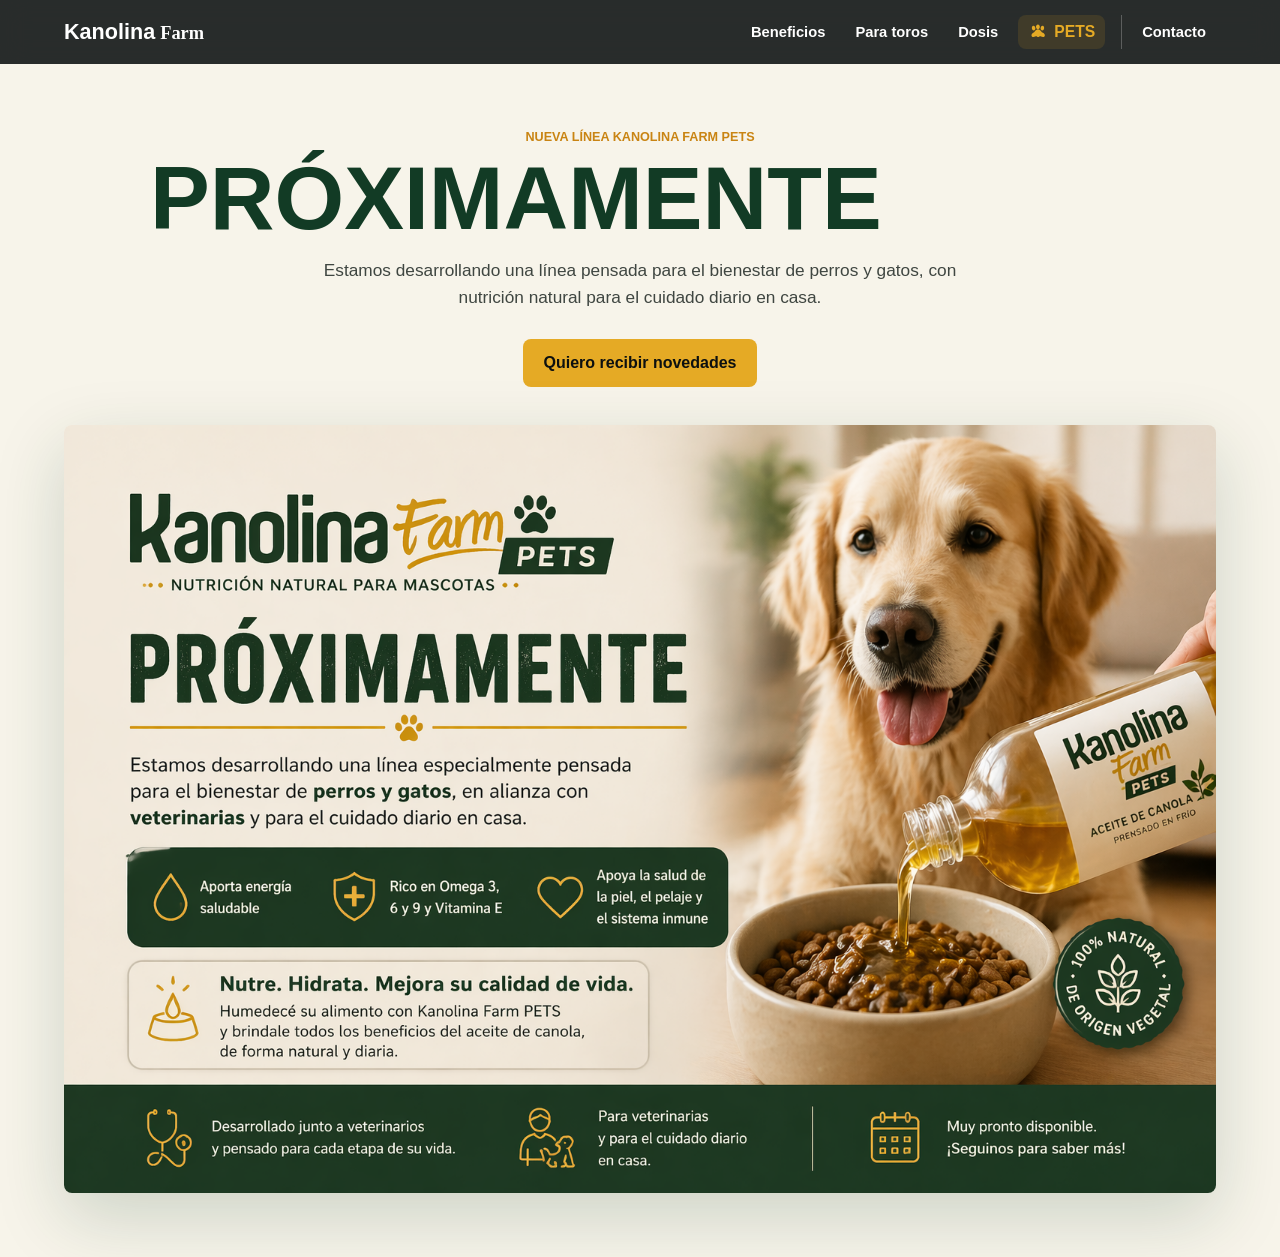
<file: pets.html>
<!DOCTYPE html>
<html lang="es">
  <head>
    <meta charset="UTF-8" />
    <meta name="viewport" content="width=device-width, initial-scale=1.0" />
    <title>Kanolina Farm PETS | Próximamente</title>
    <link rel="stylesheet" href="styles.css" />
  </head>
  <body class="pets-page">
    <header class="site-header">
      <a class="brand" href="index.html#inicio" aria-label="Kanolina Farm inicio">
        <span>Kanolina</span>
        <strong>Farm</strong>
      </a>

      <button class="menu-toggle" type="button" aria-expanded="false" aria-controls="primary-nav">
        Menú
      </button>

      <nav class="primary-nav" id="primary-nav" aria-label="Navegación principal">
        <a href="index.html#beneficios">Beneficios</a>
        <a href="index.html#toros">Para toros</a>
        <a href="index.html#dosis">Dosis</a>
        <a class="nav-pets is-current" href="pets.html" aria-current="page">
          <span class="nav-paw" aria-hidden="true">
            <svg viewBox="0 0 24 24" focusable="false">
              <path d="M7.2 10.1c1.2-.2 1.9-1.6 1.6-3.1S7.5 4.4 6.3 4.6 4.4 6.2 4.7 7.7s1.3 2.6 2.5 2.4Zm9.6 0c1.2.2 2.2-.9 2.5-2.4s-.4-2.9-1.6-3.1-2.2.9-2.5 2.4.4 2.9 1.6 3.1ZM11.9 8.7c1.3 0 2.3-1.3 2.3-2.9S13.2 3 11.9 3 9.6 4.3 9.6 5.8s1 2.9 2.3 2.9Zm-5.4 4.1c-1.5.7-2.5 2-2.3 3.3.2 1.1 1.1 1.9 2.3 1.9.7 0 1.4-.2 2.2-.5.9-.4 1.4-.4 2.3.1.7.4 1.7.4 2.4 0 .9-.5 1.4-.5 2.3-.1.8.3 1.5.5 2.2.5 1.2 0 2.1-.8 2.3-1.9.2-1.3-.8-2.6-2.3-3.3-.9-.4-1.6-1-2.2-1.8-.9-1.2-2.1-1.9-3.7-1.9s-2.8.7-3.7 1.9c-.6.8-1.3 1.4-2.2 1.8Z"/>
            </svg>
          </span>
          PETS
        </a>
        <a class="nav-contact" href="index.html#contacto">Contacto</a>
      </nav>
    </header>

    <main class="pets-coming">
      <section class="pets-hero" aria-labelledby="pets-title">
        <div class="pets-hero-copy">
          <p class="eyebrow">Nueva línea Kanolina Farm PETS</p>
          <h1 id="pets-title">Próximamente</h1>
          <p>
            Estamos desarrollando una línea pensada para el bienestar de perros y gatos,
            con nutrición natural para el cuidado diario en casa.
          </p>
          <a class="button primary" href="index.html#contacto">Quiero recibir novedades</a>
        </div>

        <figure class="pets-preview">
          <img src="assets/kanolina-farm-pets.png" alt="Kanolina Farm PETS próximamente para perros y gatos" />
        </figure>
      </section>
    </main>

    <script src="script.js"></script>
  </body>
</html>
</file>
<file: styles.css>
:root {
  --ink: #0c1010;
  --coal: #18211f;
  --forest: #08766c;
  --teal: #075d55;
  --mint: #d9eee8;
  --leaf: #8aa70d;
  --gold: #c98413;
  --sun: #e5aa25;
  --paper: #eef3ee;
  --white: #ffffff;
  --muted: #5f6b67;
  --line: rgba(12, 16, 16, 0.14);
  --shadow: 0 22px 60px rgba(12, 16, 16, 0.2);
  --proof-strip-height: 92px;
  --header-height: 64px;
}

* {
  box-sizing: border-box;
}

html {
  scroll-behavior: smooth;
  width: 100%;
  max-width: 100%;
  overflow-x: hidden;
}

section[id] {
  scroll-margin-top: 76px;
}

body {
  width: 100%;
  max-width: 100%;
  overflow-x: hidden;
  margin: 0;
  color: var(--ink);
  background: var(--paper);
  font-family: Inter, "Segoe UI", Arial, sans-serif;
  line-height: 1.5;
}

img {
  display: block;
  max-width: 100%;
}

video,
table {
  max-width: 100%;
}

a {
  color: inherit;
  text-decoration: none;
}

.site-header {
  position: fixed;
  z-index: 20;
  top: 0;
  left: 0;
  right: 0;
  display: flex;
  align-items: center;
  justify-content: space-between;
  gap: 24px;
  min-height: var(--header-height);
  padding: 0 clamp(18px, 5vw, 72px);
  color: var(--white);
  background: rgba(12, 16, 16, 0.88);
  backdrop-filter: blur(14px);
}

.brand {
  display: inline-flex;
  align-items: baseline;
  gap: 5px;
  font-size: 1.35rem;
  font-weight: 800;
}

.brand strong {
  font-family: "Segoe Script", "Brush Script MT", cursive;
  font-size: 1.15rem;
  color: var(--white);
}

.primary-nav {
  display: flex;
  align-items: center;
  gap: 10px;
}

.primary-nav a {
  min-height: 34px;
  display: inline-flex;
  align-items: center;
  gap: 6px;
  padding: 0 10px;
  border-radius: 8px;
  font-weight: 700;
  font-size: 0.92rem;
}

.primary-nav a:hover,
.primary-nav a:focus-visible {
  background: rgba(255, 255, 255, 0.14);
  outline: none;
}

.primary-nav .nav-pets {
  color: var(--sun);
  font-weight: 900;
  font-size: 0.98rem;
}

.primary-nav .nav-pets.is-current {
  background: rgba(229, 170, 37, 0.12);
}

.primary-nav .nav-paw {
  width: 20px;
  height: 20px;
  display: inline-flex;
  align-items: center;
  justify-content: center;
  color: currentColor;
  flex: 0 0 20px;
}

.primary-nav .nav-paw svg {
  width: 100%;
  height: 100%;
  display: block;
  fill: currentColor;
}

.primary-nav .nav-contact {
  margin-left: 6px;
  padding-left: 20px;
  border-left: 1px solid rgba(255, 255, 255, 0.24);
  border-radius: 0 8px 8px 0;
}

.menu-toggle {
  display: none;
  min-height: 40px;
  padding: 0 14px;
  color: var(--white);
  background: transparent;
  border: 1px solid rgba(255, 255, 255, 0.5);
  border-radius: 8px;
  font: inherit;
  font-weight: 800;
}

.home-page {
  --header-height: 72px;
}

.home-page .brand {
  font-size: 1.5rem;
}

.home-page .brand strong {
  font-size: 1.27rem;
}

.home-page .primary-nav a {
  min-height: 38px;
  font-size: 1rem;
}

.home-page .primary-nav .nav-pets {
  font-size: 1.07rem;
}

.home-page .primary-nav .nav-paw {
  width: 22px;
  height: 22px;
  flex-basis: 22px;
}

.hero {
  position: relative;
  min-height: 480px;
  height: calc(100vh - var(--proof-strip-height));
  height: calc(100svh - var(--proof-strip-height));
  overflow: hidden;
  color: var(--white);
  background: var(--ink);
}

.hero-slide {
  position: absolute;
  inset: 0;
  display: grid;
  align-items: center;
  padding-top: var(--header-height);
  opacity: 0;
  pointer-events: none;
  transition: opacity 700ms ease;
}

.hero-slide.is-active {
  opacity: 1;
  pointer-events: auto;
}

.hero-image,
.hero-overlay {
  position: absolute;
  inset: 0;
  width: 100%;
  height: 100%;
}

.hero-image {
  object-fit: cover;
  object-position: center top;
}

.hero-overlay {
  background:
    linear-gradient(90deg, rgba(12, 16, 16, 0.92) 0%, rgba(12, 16, 16, 0.72) 40%, rgba(12, 16, 16, 0.18) 78%),
    linear-gradient(0deg, rgba(12, 16, 16, 0.88) 0%, rgba(7, 93, 85, 0.12) 46%);
}

.hero-content {
  position: relative;
  z-index: 1;
  width: min(680px, calc(100% - 36px));
  margin: 0 0 0 clamp(18px, 7vw, 92px);
}

.eyebrow,
.section-kicker {
  margin: 0 0 10px;
  color: var(--gold);
  font-weight: 900;
  text-transform: uppercase;
  font-size: 0.79rem;
  letter-spacing: 0;
}

h1,
h2,
h3,
p {
  margin-top: 0;
}

h1 {
  max-width: 620px;
  margin-bottom: 16px;
  font-size: clamp(3.25rem, 5.4vw, 4.1rem);
  line-height: 0.98;
}

h2 {
  margin-bottom: 18px;
  font-size: 2.85rem;
  line-height: 1.03;
}

h3 {
  margin-bottom: 10px;
  font-size: 1.25rem;
  line-height: 1.15;
}

.hero-copy {
  max-width: 600px;
  margin-bottom: 24px;
  color: rgba(255, 255, 255, 0.86);
  font-size: 1.04rem;
}

.hero-actions,
.contact-actions {
  display: flex;
  flex-wrap: wrap;
  gap: 12px;
  align-items: center;
}

.hero-trust {
  display: flex;
  flex-wrap: nowrap;
  gap: 10px;
  max-width: 860px;
  margin: 38px 0 0;
  padding: 0;
  list-style: none;
}

.hero-trust li {
  white-space: nowrap;
  color: rgba(255, 255, 255, 0.88);
  font-size: 0.86rem;
  font-weight: 800;
}

.hero-trust li::before {
  content: "✓ ";
  color: var(--sun);
}

.hero-dots {
  position: absolute;
  z-index: 3;
  right: clamp(18px, 6vw, 86px);
  bottom: 22px;
  display: flex;
  gap: 8px;
}

.hero-dots button {
  width: 34px;
  height: 6px;
  padding: 0;
  border: 0;
  border-radius: 8px;
  background: rgba(255, 255, 255, 0.35);
  cursor: pointer;
}

.pets-page {
  min-height: 100vh;
  background: #f7f4ea;
}

.pets-coming {
  min-height: 100vh;
  padding-top: var(--header-height);
}

.pets-hero {
  min-height: calc(100vh - var(--header-height));
  display: grid;
  grid-template-columns: 1fr;
  align-content: center;
  justify-items: center;
  gap: clamp(24px, 3vw, 38px);
  padding: clamp(38px, 5vw, 70px) clamp(18px, 5vw, 72px);
  color: var(--coal);
  background:
    linear-gradient(180deg, rgba(247, 244, 234, 1) 0%, rgba(247, 244, 234, 0.92) 48%, rgba(247, 244, 234, 0.76) 100%),
    #f7f4ea;
}

.pets-hero-copy {
  width: min(100%, 980px);
  text-align: center;
}

.pets-hero-copy h1 {
  margin-bottom: 18px;
  color: #123b25;
  font-size: clamp(3rem, 7vw, 6.2rem);
  line-height: 0.92;
  text-transform: uppercase;
}

.pets-hero-copy p:not(.eyebrow) {
  max-width: 680px;
  margin: 0 auto 28px;
  color: #3f4641;
  font-size: clamp(1rem, 1.35vw, 1.24rem);
  line-height: 1.55;
}

.pets-preview {
  width: min(100%, 1180px);
  margin: 0;
  overflow: hidden;
  border-radius: 8px;
  box-shadow: 0 24px 70px rgba(18, 59, 37, 0.18);
}

.pets-preview img {
  width: 100%;
  height: auto;
  display: block;
}

.hero-dots button.is-active {
  background: var(--sun);
}

.button {
  min-height: 48px;
  display: inline-flex;
  align-items: center;
  justify-content: center;
  padding: 0 20px;
  border-radius: 8px;
  border: 1px solid transparent;
  font-weight: 900;
  cursor: pointer;
}

.button.primary {
  color: var(--ink);
  background: var(--sun);
}

.button.primary:hover,
.button.primary:focus-visible {
  background: #f1bd45;
}

.button.secondary {
  color: var(--white);
  background: rgba(255, 255, 255, 0.12);
  border-color: rgba(255, 255, 255, 0.34);
}

.button.secondary:hover,
.button.secondary:focus-visible {
  background: rgba(255, 255, 255, 0.2);
}

.button.whatsapp-button {
  color: var(--white);
  background: #128c63;
  box-shadow: 0 14px 30px rgba(18, 140, 99, 0.28);
}

.button.whatsapp-button:hover,
.button.whatsapp-button:focus-visible {
  background: #16a573;
}

.proof-strip {
  display: grid;
  grid-template-columns: repeat(4, 1fr);
  background: var(--teal);
  color: var(--white);
}

.proof-strip div {
  min-height: var(--proof-strip-height);
  display: flex;
  flex-direction: column;
  justify-content: center;
  align-items: center;
  padding: 14px clamp(18px, 4vw, 36px);
  border-right: 1px solid rgba(255, 255, 255, 0.18);
  text-align: center;
}

.proof-strip strong {
  font-size: 1.72rem;
  line-height: 1;
}

.proof-strip span {
  color: rgba(255, 255, 255, 0.82);
  font-size: 0.92rem;
  font-weight: 700;
  line-height: 1.12;
}

.proof-strip small {
  display: block;
  margin-top: 4px;
  color: rgba(255, 255, 255, 0.66);
  font-size: 0.72rem;
  font-weight: 700;
  line-height: 1.15;
}

.section {
  padding: 88px clamp(18px, 6vw, 86px);
}

.intro,
.dosage {
  background: var(--paper);
}

.brochure {
  background: var(--white);
}

.intro {
  position: relative;
  overflow: hidden;
  padding-top: 58px;
  padding-bottom: 72px;
}

.intro::before {
  content: "";
  position: absolute;
  top: 64px;
  right: -120px;
  width: 330px;
  height: 330px;
  background: rgba(8, 118, 108, 0.08);
  border: 1px solid rgba(8, 118, 108, 0.12);
  transform: rotate(12deg);
}

.split-layout,
.dosage-layout,
.brochure,
.contact {
  display: grid;
  grid-template-columns: minmax(0, 1fr) minmax(320px, 0.8fr);
  gap: clamp(28px, 5vw, 72px);
  align-items: center;
}

.split-layout > *,
.dosage-layout > *,
.brochure > *,
.contact > *,
.content-band > *,
.bull-value-header > *,
.bull-value-notes > *,
.specs > * {
  min-width: 0;
}

.brochure {
  grid-template-columns: minmax(0, 1.2fr) minmax(280px, 0.62fr);
  align-items: center;
}

.split-layout p,
.bull-focus p,
.dosage p,
.brochure p,
.contact p {
  color: var(--muted);
  font-size: 1.05rem;
}

.brochure-copy h2 {
  max-width: 760px;
  margin-bottom: 24px;
  font-size: clamp(2rem, 3vw, 2.65rem);
}

.canola-reasons {
  counter-reset: canola-reason;
  display: grid;
  gap: 10px;
  margin: 0;
  padding: 0;
  list-style: none;
}

.canola-reasons li {
  counter-increment: canola-reason;
  position: relative;
  padding: 12px 16px 12px 52px;
  color: var(--coal);
  background: var(--paper);
  border-left: 4px solid var(--sun);
  border-radius: 8px;
  font-size: 0.93rem;
  line-height: 1.45;
  box-shadow: 0 10px 24px rgba(12, 16, 16, 0.05);
}

.canola-reasons li::before {
  content: counter(canola-reason);
  position: absolute;
  top: 12px;
  left: 14px;
  width: 25px;
  height: 25px;
  display: inline-flex;
  align-items: center;
  justify-content: center;
  color: var(--white);
  background: var(--forest);
  border-radius: 8px;
  font-size: 0.82rem;
  font-weight: 900;
}

.intro .split-layout {
  position: relative;
  z-index: 1;
}

.intro-copy {
  padding: 28px 30px;
  background: rgba(255, 255, 255, 0.62);
  border-left: 5px solid var(--sun);
  border-radius: 8px;
  box-shadow: 0 14px 34px rgba(12, 16, 16, 0.06);
}

.intro-copy p {
  margin: 0;
  color: var(--coal);
  font-size: 1.22rem;
  line-height: 1.65;
  font-weight: 600;
}

.benefit-grid {
  display: grid;
  grid-template-columns: repeat(4, 1fr);
  gap: 16px;
  margin-top: 30px;
}

.benefit-card {
  min-height: 205px;
  padding: 24px 26px;
  background: var(--white);
  border: 1px solid var(--line);
  border-radius: 8px;
  box-shadow: 0 14px 34px rgba(12, 16, 16, 0.07);
}

.benefit-card span {
  width: 42px;
  height: 42px;
  display: inline-flex;
  align-items: center;
  justify-content: center;
  margin-bottom: 26px;
  color: var(--white);
  background: var(--forest);
  border-radius: 8px;
  font-weight: 900;
}

.benefit-card p {
  color: var(--muted);
}

.bull-focus {
  color: var(--white);
  background:
    linear-gradient(135deg, rgba(8, 118, 108, 0.94), rgba(24, 33, 31, 0.98)),
    url("assets/kanolina-farm-toro.jpg");
  background-size: cover;
  background-position: center;
}

.content-band {
  display: grid;
  grid-template-columns: minmax(0, 0.95fr) minmax(300px, 0.65fr);
  gap: clamp(28px, 6vw, 80px);
  align-items: center;
}

.bull-focus p {
  color: rgba(255, 255, 255, 0.78);
}

.check-list {
  display: grid;
  gap: 14px;
  margin: 0;
  padding: 0;
  list-style: none;
}

.check-list li {
  min-height: 58px;
  display: flex;
  align-items: center;
  padding: 14px 16px;
  border-left: 5px solid var(--sun);
  background: rgba(255, 255, 255, 0.1);
  border-radius: 8px;
  font-weight: 800;
}

.bull-value {
  position: relative;
  overflow: hidden;
  background:
    linear-gradient(180deg, rgba(238, 243, 238, 0.92), rgba(255, 255, 255, 0.96)),
    url("assets/kanolina-farm-toro.jpg");
  background-size: cover;
  background-position: center;
}

.bull-value::before {
  content: "";
  position: absolute;
  top: 80px;
  right: -110px;
  width: 360px;
  height: 360px;
  border: 1px solid rgba(8, 118, 108, 0.16);
  background: rgba(8, 118, 108, 0.07);
  transform: rotate(13deg);
}

.bull-value::after {
  content: "Kanolina Farm";
  position: absolute;
  left: clamp(18px, 6vw, 86px);
  bottom: 28px;
  color: rgba(8, 118, 108, 0.06);
  font-size: clamp(4rem, 10vw, 9rem);
  font-weight: 900;
  line-height: 1;
}

.bull-value-header {
  position: relative;
  z-index: 1;
  display: grid;
  grid-template-columns: minmax(0, 0.95fr) minmax(320px, 0.7fr);
  gap: clamp(28px, 5vw, 70px);
  align-items: center;
}

.bull-value-header h2 {
  max-width: 780px;
}

.bull-value-header p {
  min-height: 124px;
  display: flex;
  align-items: center;
  margin: 0;
  padding: 24px 26px;
  color: var(--coal);
  background: rgba(255, 255, 255, 0.72);
  border-left: 5px solid var(--sun);
  border-radius: 8px;
  box-shadow: 0 14px 34px rgba(12, 16, 16, 0.06);
  font-size: 1.22rem;
  line-height: 1.55;
  font-weight: 700;
}

.bull-value-grid {
  position: relative;
  z-index: 1;
  display: grid;
  grid-template-columns: repeat(4, 1fr);
  gap: 16px;
  margin-top: 34px;
}

.bull-value-card {
  position: relative;
  overflow: hidden;
  min-height: 280px;
  padding: 26px;
  background: var(--white);
  border: 1px solid var(--line);
  border-radius: 8px;
  box-shadow: 0 14px 34px rgba(12, 16, 16, 0.07);
}

.bull-value-card::before {
  content: "";
  position: absolute;
  top: 0;
  left: 0;
  right: 0;
  height: 5px;
  background: linear-gradient(90deg, var(--forest), var(--sun));
}

.bull-value-card span {
  width: 42px;
  height: 42px;
  display: inline-flex;
  align-items: center;
  justify-content: center;
  margin-bottom: 26px;
  color: var(--white);
  background: linear-gradient(135deg, var(--forest), var(--teal));
  border-radius: 8px;
  font-weight: 900;
}

.bull-value-card h3 {
  min-height: 58px;
}

.bull-value-card p {
  color: var(--muted);
}

.bull-value-notes {
  position: relative;
  z-index: 1;
  display: grid;
  grid-template-columns: minmax(0, 1fr) minmax(280px, 0.72fr);
  gap: 16px;
  margin-top: 18px;
}

.responsible-use,
.practice-box {
  padding: 26px;
  border-radius: 8px;
  box-shadow: 0 16px 38px rgba(12, 16, 16, 0.1);
}

.responsible-use {
  color: var(--coal);
  background: linear-gradient(135deg, #fff8e6, #fff1c7);
  border-left: 6px solid var(--sun);
}

.practice-box {
  color: var(--white);
  background: linear-gradient(120deg, var(--teal), var(--coal));
}

.responsible-use h3,
.practice-box h3 {
  margin-bottom: 8px;
}

.responsible-use p {
  margin-bottom: 16px;
  color: var(--muted);
  font-weight: 800;
}

.responsible-use ul,
.practice-box ul {
  display: grid;
  gap: 10px;
  margin: 0;
  padding: 0;
  list-style: none;
}

.responsible-use li,
.practice-box li {
  position: relative;
  padding-left: 24px;
  font-weight: 800;
}

.responsible-use li::before,
.practice-box li::before {
  content: "✓";
  position: absolute;
  left: 0;
  color: var(--sun);
  font-weight: 900;
}

.dosage-layout {
  grid-template-columns: minmax(0, 1.25fr) minmax(280px, 0.55fr);
  align-items: center;
}

.dosage-table-wrap {
  margin-top: 28px;
  max-width: 100%;
  overflow-x: auto;
  -webkit-overflow-scrolling: touch;
  border-radius: 8px;
  box-shadow: var(--shadow);
}

.dosage-table {
  width: 100%;
  min-width: 720px;
  border-collapse: collapse;
  color: var(--white);
  background: var(--forest);
}

.dosage-table th,
.dosage-table td {
  padding: 13px 14px;
  border: 1px solid rgba(255, 255, 255, 0.42);
  text-align: left;
  vertical-align: middle;
}

.dosage-table thead th {
  color: var(--white);
  background: var(--teal);
  font-size: 0.9rem;
  line-height: 1.15;
}

.dosage-table tbody th {
  color: var(--mint);
  font-weight: 900;
}

.dosage-table td:last-child {
  color: var(--sun);
  font-weight: 900;
}

.dosage-note {
  margin: 18px 0 0;
  padding: 16px;
  color: var(--coal);
  background: var(--mint);
  border-left: 5px solid var(--sun);
  border-radius: 8px;
  font-weight: 800;
}

.spec-grid div {
  display: flex;
  flex-direction: column;
  gap: 5px;
  align-items: center;
  justify-content: center;
  min-height: 140px;
  padding: 18px;
  background: var(--white);
  border: 1px solid var(--line);
  border-radius: 8px;
  text-align: center;
}

.spec-grid strong {
  color: var(--forest);
  font-size: 1.45rem;
}

.dose-guide {
  align-self: center;
  padding: 28px;
  background: var(--coal);
  color: var(--white);
  border-radius: 8px;
  box-shadow: var(--shadow);
}

.dose-guide ul {
  display: grid;
  gap: 12px;
  margin: 0 0 22px;
  padding: 0;
  list-style: none;
}

.dose-guide li {
  padding: 12px 0 12px 16px;
  border-left: 4px solid var(--sun);
  color: rgba(255, 255, 255, 0.82);
  font-weight: 800;
}

.specs {
  display: grid;
  grid-template-columns: minmax(280px, 0.65fr) minmax(0, 1fr);
  gap: clamp(28px, 6vw, 80px);
  color: var(--white);
  background: var(--ink);
}

.spec-grid {
  display: grid;
  grid-template-columns: repeat(4, 1fr);
  gap: 12px;
}

.spec-grid div {
  background: rgba(255, 255, 255, 0.08);
  border-color: rgba(255, 255, 255, 0.12);
}

.spec-grid strong {
  color: var(--sun);
}

.spec-grid span {
  color: rgba(255, 255, 255, 0.74);
  font-size: 1.05rem;
}

.brochure-video {
  align-self: center;
  margin: 0;
  width: 100%;
  max-width: 100%;
  max-height: 760px;
  aspect-ratio: 4 / 5;
  overflow: visible;
  border-radius: 0;
  box-shadow: none;
  border: 0;
  background: transparent;
}

.brochure-video video {
  width: 100%;
  height: 100%;
  object-fit: contain;
  object-position: center;
  background: transparent;
}

.contact {
  color: var(--white);
  background:
    linear-gradient(120deg, rgba(7, 93, 85, 0.98), rgba(24, 33, 31, 0.98)),
    url("assets/kanolina-farm-toro.jpg");
  background-size: cover;
  background-position: center;
}

.contact h2 {
  max-width: 720px;
}

.contact .eyebrow {
  color: var(--sun);
}

.contact-copy p:not(.eyebrow) {
  max-width: 680px;
  color: rgba(255, 255, 255, 0.9);
  font-size: 1.12rem;
}

.contact-actions {
  display: grid;
  grid-template-columns: minmax(220px, 1fr) minmax(190px, 1fr);
  gap: 12px;
  justify-content: stretch;
  padding: 22px;
  background: rgba(255, 255, 255, 0.08);
  border: 1px solid rgba(255, 255, 255, 0.14);
  border-radius: 8px;
  backdrop-filter: blur(10px);
}

.contact-actions .button {
  width: 100%;
  white-space: nowrap;
}

.contact-actions .button.secondary {
  grid-column: 1 / -1;
}

.site-footer {
  display: flex;
  justify-content: space-between;
  gap: 18px;
  padding: 28px clamp(18px, 6vw, 86px);
  color: rgba(255, 255, 255, 0.74);
  background: var(--ink);
}

.site-footer p {
  margin: 0;
}

.site-footer a {
  color: var(--sun);
  font-weight: 900;
}

@media (max-width: 980px) {
  :root {
    --proof-strip-height: 88px;
  }

  .hero {
    min-height: 500px;
    height: calc(100svh - var(--proof-strip-height));
  }

  h1 {
    font-size: 3rem;
  }

  h2 {
    font-size: 2.25rem;
  }

  .proof-strip,
  .benefit-grid,
  .bull-value-grid,
  .spec-grid {
    grid-template-columns: repeat(2, 1fr);
  }

  .proof-strip {
    grid-template-columns: repeat(4, 1fr);
  }

  .split-layout,
  .dosage-layout,
  .brochure,
  .contact,
  .content-band,
  .bull-value-header,
  .bull-value-notes,
  .specs {
    grid-template-columns: 1fr;
  }

  .contact-actions {
    justify-content: stretch;
  }
}

@media (max-height: 720px) and (min-width: 721px) {
  h1 {
    font-size: clamp(3rem, 4.9vw, 3.75rem);
    margin-bottom: 12px;
  }

  .hero-copy {
    font-size: 0.98rem;
    margin-bottom: 18px;
  }

  .hero-trust {
    margin-top: 30px;
  }

  .hero-trust li {
    font-size: 0.8rem;
  }

  .pets-hero {
    grid-template-columns: 1fr;
    align-content: center;
  }

  .pets-hero-copy {
    max-width: 720px;
  }
}

@media (max-width: 720px) {
  :root {
    --proof-strip-height: 156px;
    --header-height: 68px;
  }

  body {
    position: relative;
  }

  .home-page {
    --header-height: 68px;
  }

  .site-header {
    padding: 0 18px;
  }

  .menu-toggle {
    display: inline-flex;
    align-items: center;
    justify-content: center;
  }

  .primary-nav {
    position: absolute;
    top: calc(100% + 1px);
    left: 0;
    right: 0;
    display: none;
    flex-direction: column;
    align-items: stretch;
    padding: 12px 18px 18px;
    background: rgba(12, 16, 16, 0.96);
  }

  .primary-nav.is-open {
    display: flex;
  }

  .primary-nav a {
    min-height: 46px;
  }

  .primary-nav .nav-contact {
    margin-left: 0;
    padding-left: 13px;
    border-left: 0;
    border-top: 1px solid rgba(255, 255, 255, 0.14);
  }

  .pets-coming {
    padding-top: var(--header-height);
  }

  .pets-hero {
    min-height: calc(100vh - var(--header-height));
    padding: 34px 18px 44px;
  }

  .pets-hero-copy h1 {
    font-size: clamp(2.7rem, 14vw, 4.4rem);
  }

  .hero {
    width: 100%;
    min-height: 400px;
    height: calc(100svh - var(--proof-strip-height));
  }

  .hero-slide {
    padding-top: var(--header-height);
  }

  .hero-image {
    object-position: 72% top;
  }

  .hero-overlay {
    background:
      linear-gradient(0deg, rgba(12, 16, 16, 0.92) 0%, rgba(12, 16, 16, 0.38) 58%),
      linear-gradient(90deg, rgba(12, 16, 16, 0.8), rgba(8, 118, 108, 0.12));
  }

  .hero-content {
    width: calc(100% - 36px);
    max-width: calc(100% - 36px);
    margin: 0 18px;
  }

  h1 {
    max-width: 100%;
    font-size: clamp(2rem, 9vw, 2.35rem);
  }

  .hero-copy,
  .intro-copy,
  .bull-value-header p,
  .contact-copy p:not(.eyebrow) {
    max-width: 100%;
  }

  .hero-actions {
    width: 100%;
    flex-direction: column;
    align-items: stretch;
    gap: 10px;
  }

  .hero-actions .button {
    width: 100%;
    min-height: 44px;
    flex: none;
    padding: 0 12px;
    font-size: 0.88rem;
    white-space: nowrap;
  }

  .hero-trust {
    flex-wrap: wrap;
    max-width: 100%;
  }

  h2 {
    font-size: 1.95rem;
  }

  .section {
    width: 100%;
    max-width: 100%;
    overflow: hidden;
    padding: 64px 18px;
  }

  .intro::before {
    right: -170px;
  }

  .bull-value::before {
    right: -190px;
  }

  .bull-value::after {
    display: none;
  }

  .proof-strip,
  .benefit-grid,
  .bull-value-grid,
  .spec-grid {
    grid-template-columns: 1fr;
  }

  .proof-strip {
    width: 100%;
    max-width: 100%;
    grid-template-columns: repeat(2, 1fr);
  }

  .proof-strip div {
    min-height: 78px;
    border-right: 0;
    border-bottom: 1px solid rgba(255, 255, 255, 0.18);
  }

  .dose-guide .button {
    width: 100%;
  }

  .dosage-table {
    min-width: 680px;
    table-layout: fixed;
  }

  .dosage-table th,
  .dosage-table td {
    padding: 14px 12px;
    white-space: normal;
    overflow-wrap: break-word;
    word-break: normal;
    line-height: 1.28;
  }

  .dosage-table thead th {
    height: 56px;
    font-size: 0.86rem;
    line-height: 1.25;
    vertical-align: middle;
  }

  .brochure-video {
    justify-self: center;
    width: min(100%, 360px);
    max-height: none;
  }

  .brochure-video video {
    height: auto;
  }

  .site-footer {
    flex-direction: column;
    width: 100%;
  }

  .contact-actions {
    grid-template-columns: 1fr;
  }

  .contact-actions .button.secondary {
    grid-column: auto;
  }
}
</file>
